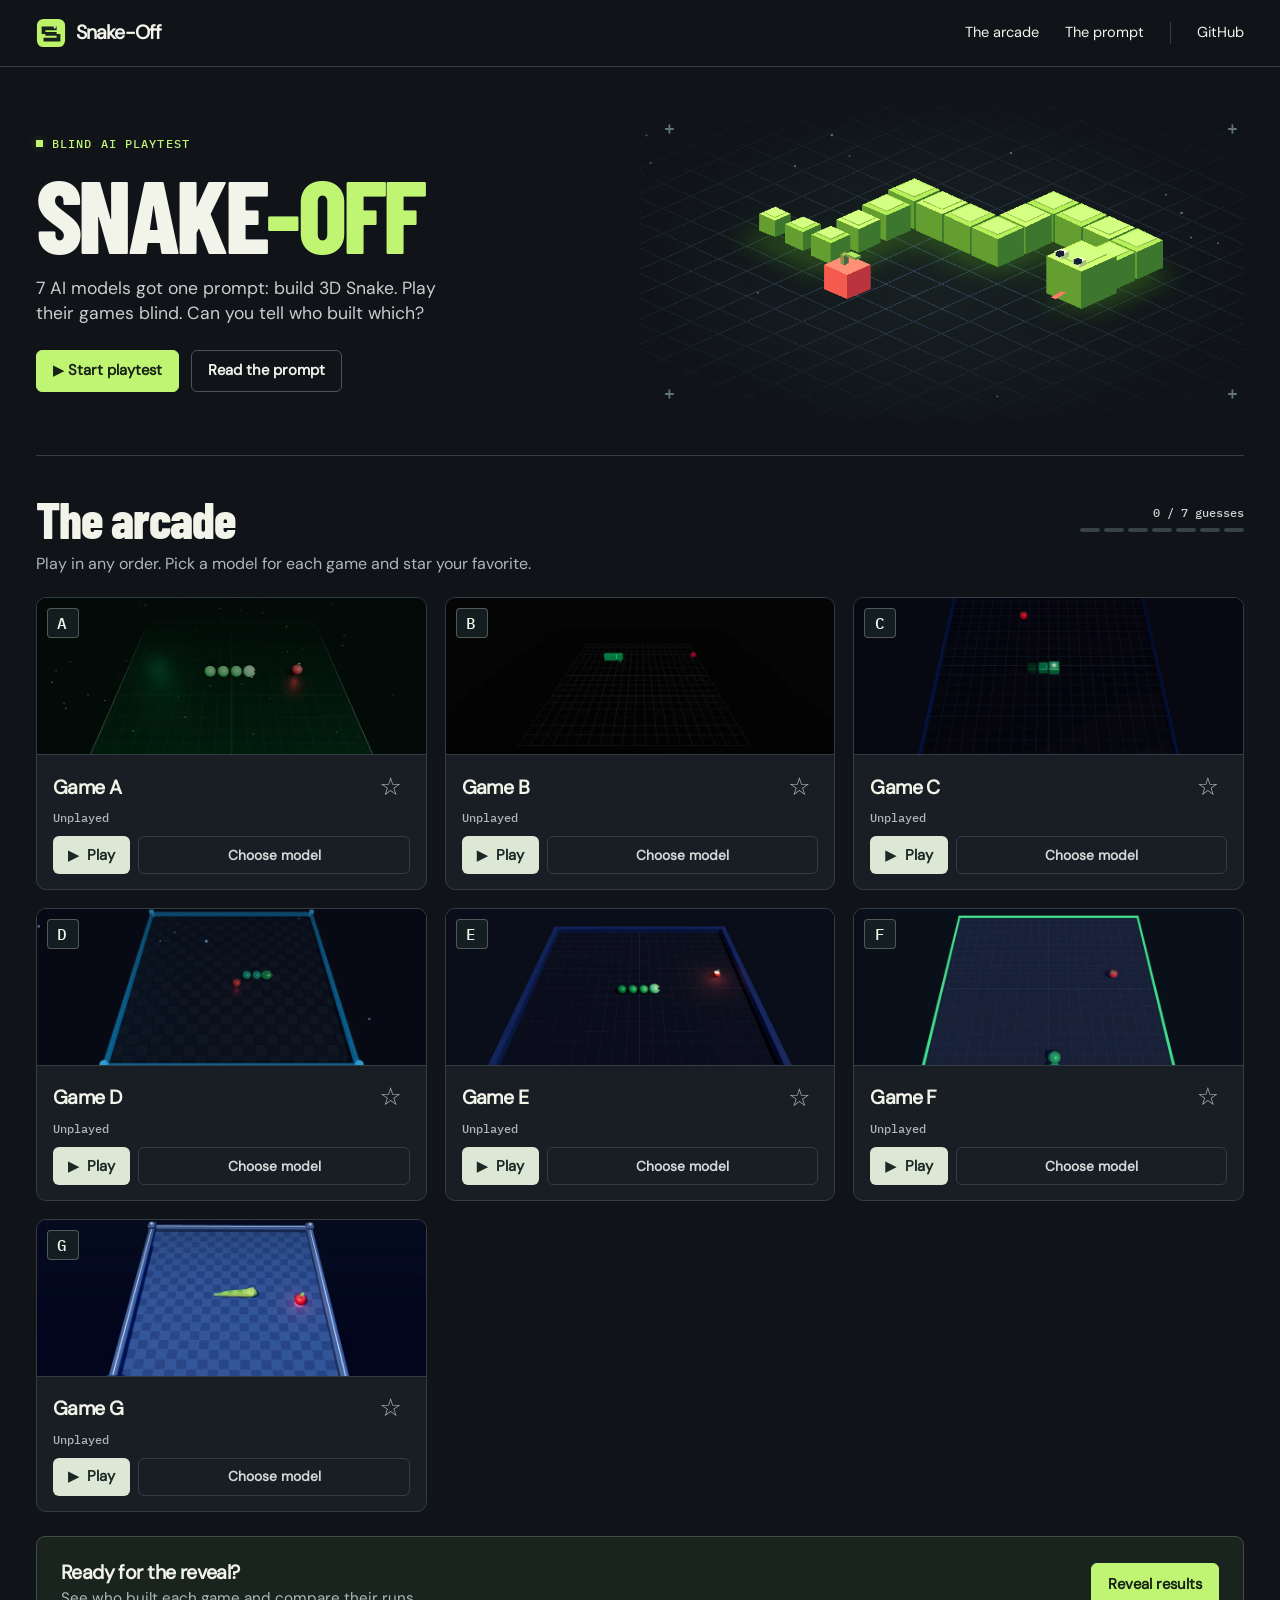
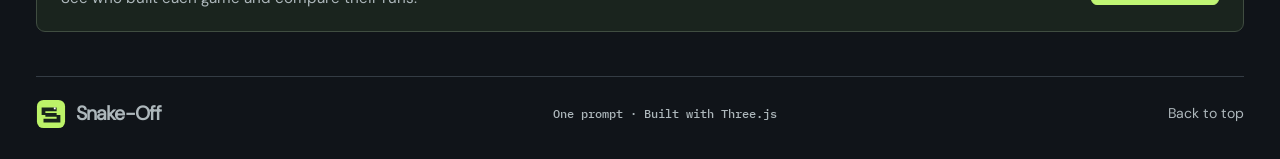
<file: index.html>
<!doctype html>
<html lang="en">
  <head>
    <meta charset="utf-8" />
    <meta name="viewport" content="width=device-width,initial-scale=1" />
    <meta name="theme-color" content="#10151b" />
    <title>Snake-Off &#8212; The blind AI arcade</title>
    <meta
      name="description"
      content="One prompt, seven anonymous Snake games. Play the games, match each one to its AI model, and reveal the results."
    />
    <link rel="icon" href="assets/mark.svg" />
    <link rel="stylesheet" href="arcade.css" />
    <script defer src="runs.js?v=shuffle-2-assets"></script>
    <script defer src="stats.js"></script>
    <script defer src="arcade.js?v=shuffle-2-assets"></script>
  </head>
  <body>
    <div id="lobby">
      <header>
        <nav class="wrap">
          <a class="brand" href="#top"
            ><img src="assets/mark.svg" alt="" />Snake-Off</a
          >
          <div class="links">
            <a href="#arcade">The arcade</a
            ><button data-prompt>The prompt</button
            ><a
              class="source"
              href="https://github.com/bmanzzs/snake-off-redesign"
              >GitHub</a
            >
          </div>
        </nav>
      </header>
      <main id="top" class="wrap">
        <section class="hero">
          <div class="intro">
            <span class="eyebrow"><i></i> BLIND AI PLAYTEST</span>
            <h1>SNAKE<span>-OFF</span></h1>
            <p id="pitch"></p>
            <div class="actions">
              <a class="btn primary" id="start" href="#play-A"
                >&#9654; &nbsp; Start playtest</a
              ><button class="btn quiet" data-prompt>Read the prompt</button>
            </div>
          </div>
          <div class="art" aria-hidden="true">
            <span class="cross tl">+</span><span class="cross tr">+</span
            ><img src="assets/arcade.webp" alt="" /><span class="cross bl"
              >+</span
            ><span class="cross br">+</span>
          </div>
        </section>
        <section id="arcade">
          <div class="sectionhead">
            <div><h2>The arcade</h2></div>
            <div class="meter">
              <span id="count"></span>
              <div id="ticks"></div>
            </div>
          </div>
          <p class="guide">
            Play in any order. Pick a model for each game and star your
            favorite.
          </p>
          <div id="games" class="cards"></div>
          <div class="revealbar">
            <div>
              <h3 id="revealTitle">Ready for the reveal?</h3>
              <p id="summary">
                See who built each game and compare their runs.
              </p>
            </div>
            <button class="btn primary" id="reveal"></button>
          </div>
        </section>
        <section id="results" hidden>
          <span class="eyebrow blue">BEHIND THE GAMES</span>
          <h2>Run comparison</h2>
          <div id="facts"></div>
          <div
            class="tablewrap"
            tabindex="0"
            role="region"
            aria-label="Scrollable run comparison"
          >
            <table id="stats"></table>
          </div>
          <details id="agents">
            <summary>Gemini’s coding and browser agents</summary>
            <div
              class="tablewrap"
              tabindex="0"
              role="region"
              aria-label="Gemini agent statistics"
            >
              <table id="agentStats"></table>
            </div>
          </details>
          <details>
            <summary>How to read the numbers</summary>
            <ul id="notes"></ul>
            <a
              class="btn quiet"
              href="https://github.com/bmanzzs/snake-off-redesign/blob/main/AUDIT.md"
              >Read the measurement audit</a
            >
          </details>
        </section>
        <footer>
          <span class="brand"
            ><img src="assets/mark.svg" alt="" />Snake-Off</span
          ><span>One prompt &#183; Built with Three.js</span
          ><a href="#top">Back to top</a>
        </footer>
      </main>
    </div>
    <section id="player" hidden aria-label="Game player">
      <div class="playerbar">
        <a class="btn" href="#arcade">Back to arcade</a
        ><strong id="playing"></strong
        ><span class="steer">Arrow keys or WASD to steer</span
        ><span class="flex"></span><button class="btn" id="pickInGame"></button
        ><a class="btn primary" id="nextGame"></a>
      </div>
      <div id="screen"></div>
      <div class="touchpad" aria-label="Touch steering">
        <button data-key="Left" aria-label="Steer left">&#9664;</button
        ><button data-key="Up" aria-label="Steer up">&#9650;</button
        ><button data-key="Down" aria-label="Steer down">&#9660;</button
        ><button data-key="Right" aria-label="Steer right">&#9654;</button>
      </div>
    </section>
    <dialog id="dialog" aria-labelledby="dTitle">
      <div class="dhead">
        <span class="eyebrow blue" id="dKicker"></span
        ><button class="close" aria-label="Close dialog">&#215;</button>
      </div>
      <h2 id="dTitle"></h2>
      <div id="dBody"></div>
    </dialog>
    <template id="prompt"
      ><p>
        Each agent could write files, run commands and inspect its game in a
        browser. The published entries include three local runs on a dual-V100
        home NAS.
      </p>
      <blockquote>
        Build a 3D Snake game in the snake folder. Use Three.js: install it with
        npm and load it from the folder, because your test browser has no
        internet. Make it look great: a 3D snake that moves smoothly and grows,
        an apple to eat, little touches like the apple spinning and bobbing and
        a burst of particles when it's eaten, a score, and a game-over screen
        with restart. Steer with the arrow keys or WASD. Plan it first, then
        build it in steps. After each step, open
        http://localhost:8000/snake/index.html in your browser, check the
        console for errors, take a screenshot and look at it, and fix anything
        that's wrong. Commit to git after each working step. When you're done,
        tell me what you built and how to play it.
      </blockquote>
      <p>Run-specific details appear after the reveal.</p></template
    >
  </body>
</html>
</file>
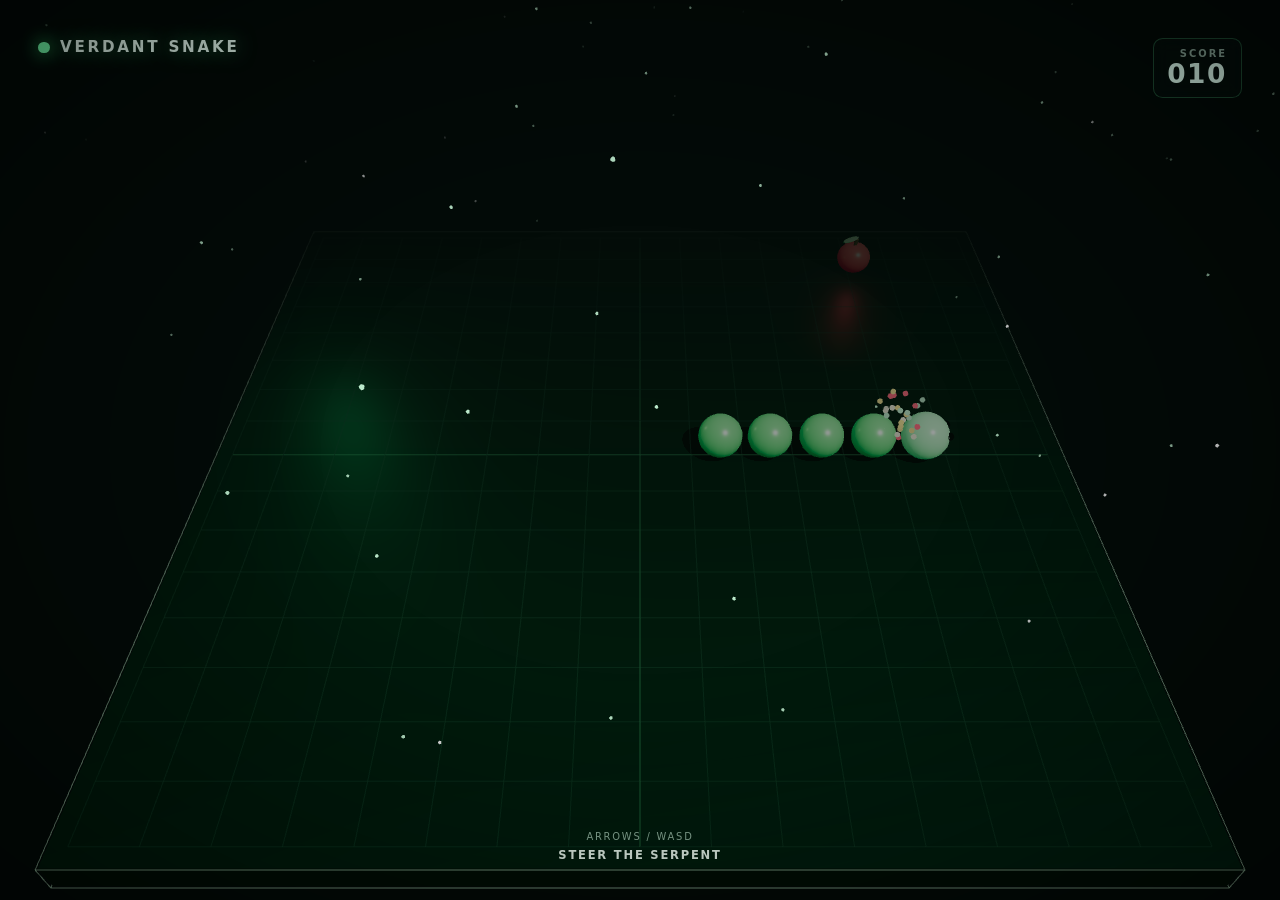
<file: round-7-shuffle-2/a/index.html>
<!doctype html>
<html lang="en">
  <head>
    <meta charset="UTF-8" />
    <meta name="viewport" content="width=device-width, initial-scale=1.0" />
    <meta name="theme-color" content="#07110e" />
    <title>Verdant Snake</title>
    <link rel="stylesheet" href="style.css" />
  </head>
  <body>
    <main id="app">
      <canvas id="game-canvas" aria-label="3D Snake game"></canvas>
      <section class="hud" aria-live="polite">
        <div class="brand"><span class="brand-dot"></span>VERDANT SNAKE</div>
        <div class="score-card"><span>SCORE</span><strong id="score">000</strong></div>
      </section>
      <section class="instructions">
        <span>ARROWS / WASD</span><b>STEER THE SERPENT</b>
      </section>
      <section id="game-over" class="game-over" aria-hidden="true">
        <div class="game-over-card">
          <span class="eyebrow">THE TRAIL WENT COLD</span>
          <h1>GAME OVER</h1>
          <p>FINAL SCORE <strong id="final-score">000</strong></p>
          <button id="restart" type="button">PLAY AGAIN <span>↻</span></button>
          <small>PRESS SPACE TO RESTART</small>
        </div>
      </section>
      <div class="vignette"></div>
    </main>
    <script type="module" src="game.js"></script>
  </body>
</html>
</file>
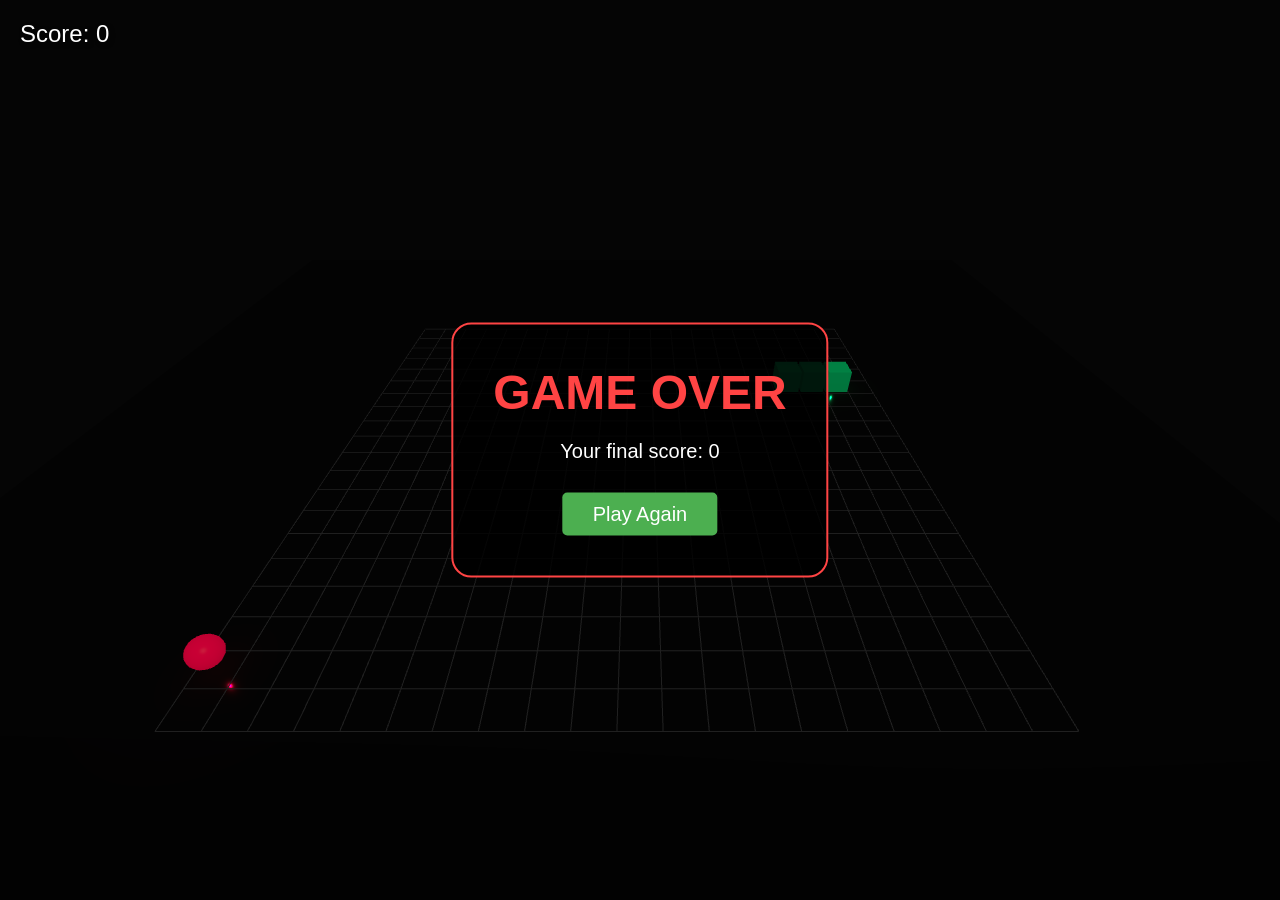
<file: round-7-shuffle-2/b/index.html>
<!DOCTYPE html>
<html lang="en">
<head>
    <meta charset="UTF-8">
    <meta name="viewport" content="width=device-width, initial-scale=1.0">
    <title>3D Snake</title>
    <style>
        body { margin: 0; overflow: hidden; background: #111; font-family: 'Segoe UI', Tahoma, Geneva, Verdana, sans-serif; }
        canvas { display: block; }
        #ui {
            position: absolute;
            top: 20px;
            left: 20px;
            color: white;
            font-size: 24px;
            pointer-events: none;
            text-shadow: 2px 2px 4px rgba(0,0,0,0.5);
        }
        #game-over {
            position: absolute;
            top: 50%;
            left: 50%;
            transform: translate(-50%, -50%);
            color: white;
            text-align: center;
            display: none;
            background: rgba(0,0,0,0.8);
            padding: 40px;
            border-radius: 20px;
            border: 2px solid #ff4444;
        }
        #game-over h1 { font-size: 48px; margin: 0 0 20px; color: #ff4444; }
        #game-over p { font-size: 20px; margin-bottom: 30px; }
        #restart-btn {
            padding: 10px 30px;
            font-size: 20px;
            cursor: pointer;
            background: #4CAF50;
            color: white;
            border: none;
            border-radius: 5px;
            transition: background 0.3s;
        }
        #restart-btn:hover { background: #45a049; }
    </style>
</head>
<body>
    <div id="ui">Score: <span id="score">0</span></div>
    <div id="game-over">
        <h1>GAME OVER</h1>
        <p>Your final score: <span id="final-score">0</span></p>
        <button id="restart-btn">Play Again</button>
    </div>
    <script type="module" src="game.js"></script>
</body>
</html>
</file>
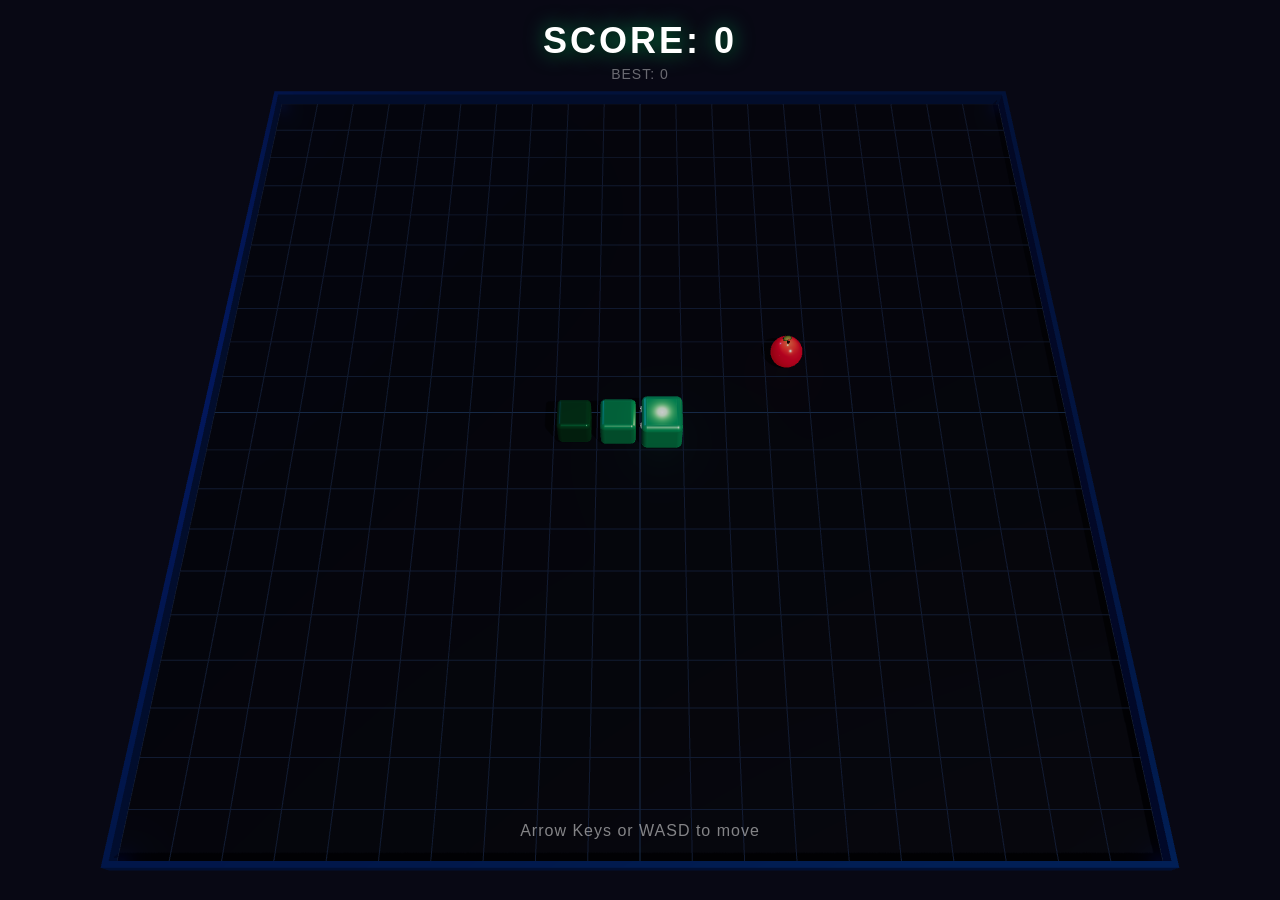
<file: round-7-shuffle-2/c/index.html>
<!DOCTYPE html>
<html lang="en">
<head>
    <meta charset="UTF-8">
    <meta name="viewport" content="width=device-width, initial-scale=1.0">
    <title>3D Snake</title>
    <style>
        * { margin: 0; padding: 0; box-sizing: border-box; }
        body { overflow: hidden; background: #0a0a1a; }
        canvas { display: block; }

        #hud {
            position: absolute;
            top: 20px;
            left: 50%;
            transform: translateX(-50%);
            color: #fff;
            font-family: 'Segoe UI', Tahoma, sans-serif;
            text-align: center;
            pointer-events: none;
            z-index: 10;
        }
        #score {
            font-size: 36px;
            font-weight: 700;
            text-shadow: 0 0 20px rgba(0, 255, 136, 0.5), 0 2px 10px rgba(0,0,0,0.8);
            letter-spacing: 3px;
            transition: transform 0.15s ease-out;
        }
        #score.bump {
            transform: scale(1.2);
        }

        #game-over {
            display: none;
            position: absolute;
            top: 0; left: 0; width: 100%; height: 100%;
            background: rgba(0, 0, 0, 0.0);
            z-index: 20;
            justify-content: center;
            align-items: center;
            flex-direction: column;
            font-family: 'Segoe UI', Tahoma, sans-serif;
            color: #fff;
            transition: background 0.6s;
        }
        #game-over.visible {
            display: flex;
            background: rgba(0, 0, 0, 0.75);
        }
        #game-over h1 {
            font-size: 64px;
            font-weight: 800;
            margin-bottom: 10px;
            text-shadow: 0 0 40px rgba(255, 50, 50, 0.6);
            color: #ff4444;
            animation: slideIn 0.4s ease-out;
        }
        #game-over .final-score {
            font-size: 28px;
            margin-bottom: 30px;
            opacity: 0.9;
            animation: slideIn 0.5s ease-out;
        }
        #game-over button {
            padding: 14px 44px;
            font-size: 20px;
            font-weight: 600;
            border: 2px solid #00ff88;
            background: transparent;
            color: #00ff88;
            border-radius: 8px;
            cursor: pointer;
            transition: all 0.2s;
            letter-spacing: 1px;
            animation: slideIn 0.6s ease-out;
        }
        #game-over button:hover {
            background: #00ff88;
            color: #0a0a1a;
            box-shadow: 0 0 25px rgba(0, 255, 136, 0.4);
        }
        @keyframes slideIn {
            from { opacity: 0; transform: translateY(20px); }
            to { opacity: 1; transform: translateY(0); }
        }

        #start-msg {
            position: absolute;
            bottom: 60px;
            left: 50%;
            transform: translateX(-50%);
            color: rgba(255,255,255,0.5);
            font-family: 'Segoe UI', Tahoma, sans-serif;
            font-size: 16px;
            pointer-events: none;
            z-index: 10;
            letter-spacing: 1px;
            animation: pulse 2s ease-in-out infinite;
        }
        @keyframes pulse {
            0%, 100% { opacity: 0.4; }
            50% { opacity: 0.8; }
        }
    </style>
</head>
<body>
    <div id="hud">
        <div id="score">SCORE: 0</div>
        <div id="high-score" style="font-family:'Segoe UI',sans-serif;font-size:14px;color:rgba(255,255,255,0.4);letter-spacing:1px;margin-top:4px;">BEST: 0</div>
    </div>
    <div id="game-over">
        <h1>GAME OVER</h1>
        <div class="final-score" id="final-score">Score: 0</div>
        <div id="new-best" style="display:none;color:#ffcc00;font-size:18px;margin-bottom:16px;font-family:'Segoe UI',sans-serif;animation:slideIn 0.5s ease-out;">NEW BEST!</div>
        <button id="restart-btn">PLAY AGAIN</button>
    </div>
    <div id="start-msg">Arrow Keys or WASD to move</div>

    <script type="importmap">
    {
        "imports": {
            "three": "./node_modules/three/build/three.module.js",
            "three/addons/": "./node_modules/three/examples/jsm/"
        }
    }
    </script>
    <script type="module">
        import * as THREE from 'three';
        import { RoundedBoxGeometry } from 'three/addons/geometries/RoundedBoxGeometry.js';

        // ── Constants ──
        const GRID = 20;
        const CELL = 1;
        const BASE_TICK = 170;
        const MIN_TICK = 90;
        const HEAD_COLOR = new THREE.Color(0x44ffaa);
        const TAIL_COLOR = new THREE.Color(0x0a7744);
        const APPLE_COLOR = new THREE.Color(0xff3344);

        // ── Renderer ──
        const renderer = new THREE.WebGLRenderer({ antialias: true });
        renderer.setSize(window.innerWidth, window.innerHeight);
        renderer.setPixelRatio(Math.min(window.devicePixelRatio, 2));
        renderer.shadowMap.enabled = true;
        renderer.shadowMap.type = THREE.PCFShadowMap;
        renderer.toneMapping = THREE.ACESFilmicToneMapping;
        renderer.toneMappingExposure = 1.2;
        document.body.appendChild(renderer.domElement);

        // ── Scene ──
        const scene = new THREE.Scene();
        scene.background = new THREE.Color(0x080814);
        scene.fog = new THREE.FogExp2(0x080814, 0.02);

        // ── Camera ──
        const camera = new THREE.PerspectiveCamera(45, window.innerWidth / window.innerHeight, 0.1, 100);
        camera.position.set(0, 22, 13);
        camera.lookAt(0, 0, 1);

        // ── Lights ──
        scene.add(new THREE.AmbientLight(0x334466, 0.7));

        const dirLight = new THREE.DirectionalLight(0xffeedd, 1.3);
        dirLight.position.set(8, 18, 10);
        dirLight.castShadow = true;
        dirLight.shadow.mapSize.set(2048, 2048);
        dirLight.shadow.camera.left = -14;
        dirLight.shadow.camera.right = 14;
        dirLight.shadow.camera.top = 14;
        dirLight.shadow.camera.bottom = -14;
        dirLight.shadow.camera.near = 1;
        dirLight.shadow.camera.far = 40;
        dirLight.shadow.bias = -0.001;
        scene.add(dirLight);

        scene.add(new THREE.DirectionalLight(0x4488ff, 0.3).translateX(-10).translateY(8).translateZ(-10));

        // ── Floor ──
        const floorGeo = new THREE.PlaneGeometry(GRID, GRID);
        const floorMat = new THREE.MeshStandardMaterial({ color: 0x0c1628, roughness: 0.75, metalness: 0.3 });
        const floor = new THREE.Mesh(floorGeo, floorMat);
        floor.rotation.x = -Math.PI / 2;
        floor.receiveShadow = true;
        scene.add(floor);

        // Grid lines
        const gridHelper = new THREE.GridHelper(GRID, GRID, 0x1a3355, 0x131f38);
        gridHelper.position.y = 0.005;
        scene.add(gridHelper);

        // Corner glow lights
        const cornerPositions = [
            [-GRID/2, 0.3, -GRID/2], [GRID/2, 0.3, -GRID/2],
            [-GRID/2, 0.3, GRID/2], [GRID/2, 0.3, GRID/2]
        ];
        for (const cp of cornerPositions) {
            const light = new THREE.PointLight(0x2255aa, 0.4, 6);
            light.position.set(...cp);
            scene.add(light);
        }

        // Border walls
        const wallMat = new THREE.MeshStandardMaterial({
            color: 0x2255aa, roughness: 0.4, metalness: 0.7,
            emissive: 0x112244, emissiveIntensity: 0.5
        });
        const wallH = 0.35;
        const wallT = 0.12;
        const wallConfigs = [
            { w: GRID + wallT * 2, h: wallH, d: wallT, x: 0, z: -(GRID / 2 + wallT / 2) },
            { w: GRID + wallT * 2, h: wallH, d: wallT, x: 0, z:  (GRID / 2 + wallT / 2) },
            { w: wallT, h: wallH, d: GRID, x: -(GRID / 2 + wallT / 2), z: 0 },
            { w: wallT, h: wallH, d: GRID, x:  (GRID / 2 + wallT / 2), z: 0 },
        ];
        for (const wc of wallConfigs) {
            const mesh = new THREE.Mesh(new THREE.BoxGeometry(wc.w, wc.h, wc.d), wallMat);
            mesh.position.set(wc.x, wc.h / 2, wc.z);
            mesh.castShadow = true;
            mesh.receiveShadow = true;
            scene.add(mesh);
        }

        // ── Helpers ──
        function g2w(gx, gz) {
            return new THREE.Vector3(
                (gx - GRID / 2 + 0.5) * CELL,
                CELL * 0.45,
                (gz - GRID / 2 + 0.5) * CELL
            );
        }

        function segColor(i, total) {
            const t = i / Math.max(total - 1, 1);
            return new THREE.Color().lerpColors(HEAD_COLOR, TAIL_COLOR, t);
        }

        function currentTickMs() {
            return Math.max(MIN_TICK, BASE_TICK - score * 0.8);
        }

        // ── Snake geometry ──
        const segGeo = new RoundedBoxGeometry(0.85, 0.85, 0.85, 3, 0.12);
        const eyeGeo = new THREE.SphereGeometry(0.08, 10, 10);
        const eyeMat = new THREE.MeshStandardMaterial({ color: 0xffffff, emissive: 0xffffff, emissiveIntensity: 0.5 });
        const pupilGeo = new THREE.SphereGeometry(0.05, 8, 8);
        const pupilMat = new THREE.MeshStandardMaterial({ color: 0x111111 });

        function createSegMesh(i, total) {
            const color = segColor(i, total);
            const mat = new THREE.MeshStandardMaterial({
                color,
                roughness: 0.2,
                metalness: 0.5,
                emissive: i === 0 ? 0x115533 : color,
                emissiveIntensity: i === 0 ? 0.4 : 0.08,
            });
            const mesh = new THREE.Mesh(segGeo, mat);
            mesh.castShadow = true;
            mesh.receiveShadow = true;

            if (i === 0) {
                // Eyes on the head
                const eyeL = new THREE.Mesh(eyeGeo, eyeMat);
                eyeL.position.set(-0.2, 0.2, -0.38);
                mesh.add(eyeL);
                const pupilL = new THREE.Mesh(pupilGeo, pupilMat);
                pupilL.position.set(0, 0, -0.04);
                eyeL.add(pupilL);

                const eyeR = new THREE.Mesh(eyeGeo, eyeMat);
                eyeR.position.set(0.2, 0.2, -0.38);
                mesh.add(eyeR);
                const pupilR = new THREE.Mesh(pupilGeo, pupilMat);
                pupilR.position.set(0, 0, -0.04);
                eyeR.add(pupilR);
            }
            return mesh;
        }

        // ── Apple ──
        const appleGeo = new THREE.SphereGeometry(0.38, 24, 24);
        const appleMat = new THREE.MeshStandardMaterial({
            color: APPLE_COLOR, roughness: 0.15, metalness: 0.3,
            emissive: 0xff1122, emissiveIntensity: 0.35,
        });

        // Apple stem
        const stemGeo = new THREE.CylinderGeometry(0.03, 0.04, 0.18, 6);
        const stemMat = new THREE.MeshStandardMaterial({ color: 0x553311, roughness: 0.8 });
        const leafGeo = new THREE.SphereGeometry(0.08, 6, 4);
        const leafMat = new THREE.MeshStandardMaterial({ color: 0x33aa33, roughness: 0.5 });

        let appleGroup, appleLight;

        function createAppleGroup() {
            const group = new THREE.Group();
            const body = new THREE.Mesh(appleGeo, appleMat);
            body.castShadow = true;
            group.add(body);

            const stem = new THREE.Mesh(stemGeo, stemMat);
            stem.position.y = 0.42;
            stem.rotation.z = 0.15;
            group.add(stem);

            const leaf = new THREE.Mesh(leafGeo, leafMat);
            leaf.position.set(0.08, 0.45, 0);
            leaf.scale.set(1, 0.5, 1.5);
            group.add(leaf);

            return group;
        }

        let apple;

        function spawnApple() {
            let ax, az;
            do {
                ax = Math.floor(Math.random() * GRID);
                az = Math.floor(Math.random() * GRID);
            } while (snake.some(s => s.x === ax && s.z === az));

            apple = { x: ax, z: az };
            const pos = g2w(ax, az);
            appleGroup.position.set(pos.x, pos.y, pos.z);
            appleLight.position.set(pos.x, pos.y + 0.5, pos.z);
            appleGroup.visible = true;
        }

        // ── Particles ──
        const MAX_PARTICLES = 80;
        const particlePositions = new Float32Array(MAX_PARTICLES * 3);
        const particleColors = new Float32Array(MAX_PARTICLES * 3);
        const particleSizes = new Float32Array(MAX_PARTICLES);
        const particleGeo = new THREE.BufferGeometry();
        particleGeo.setAttribute('position', new THREE.BufferAttribute(particlePositions, 3));
        particleGeo.setAttribute('color', new THREE.BufferAttribute(particleColors, 3));
        const particleMat = new THREE.PointsMaterial({
            size: 0.18, vertexColors: true, transparent: true,
            opacity: 1, depthWrite: false, sizeAttenuation: true
        });
        const particleSystem = new THREE.Points(particleGeo, particleMat);
        scene.add(particleSystem);

        let activeParticles = [];

        function emitParticles(worldPos, count = 25) {
            for (let i = 0; i < count; i++) {
                const angle = Math.random() * Math.PI * 2;
                const speed = 0.1 + Math.random() * 0.25;
                activeParticles.push({
                    x: worldPos.x, y: worldPos.y + 0.2, z: worldPos.z,
                    vx: Math.cos(angle) * speed,
                    vy: Math.random() * 0.3 + 0.15,
                    vz: Math.sin(angle) * speed,
                    life: 1.0,
                    r: 0.9 + Math.random() * 0.1,
                    g: 0.15 + Math.random() * 0.35,
                    b: 0.05 + Math.random() * 0.15
                });
            }
            if (activeParticles.length > MAX_PARTICLES) {
                activeParticles = activeParticles.slice(-MAX_PARTICLES);
            }
        }

        function updateParticles(dt) {
            for (let i = activeParticles.length - 1; i >= 0; i--) {
                const p = activeParticles[i];
                p.x += p.vx;
                p.y += p.vy;
                p.z += p.vz;
                p.vy -= 0.012;
                p.vx *= 0.98;
                p.vz *= 0.98;
                p.life -= dt * 1.4;
                if (p.life <= 0) activeParticles.splice(i, 1);
            }

            for (let i = 0; i < MAX_PARTICLES; i++) {
                if (i < activeParticles.length) {
                    const p = activeParticles[i];
                    particlePositions[i * 3] = p.x;
                    particlePositions[i * 3 + 1] = p.y;
                    particlePositions[i * 3 + 2] = p.z;
                    const fade = p.life * p.life;
                    particleColors[i * 3] = p.r * fade;
                    particleColors[i * 3 + 1] = p.g * fade;
                    particleColors[i * 3 + 2] = p.b * fade;
                } else {
                    particlePositions[i * 3 + 1] = -100;
                }
            }
            particleGeo.attributes.position.needsUpdate = true;
            particleGeo.attributes.color.needsUpdate = true;
        }

        // ── Score animation ──
        function bumpScore() {
            const el = document.getElementById('score');
            el.classList.add('bump');
            setTimeout(() => el.classList.remove('bump'), 150);
        }

        // ── Snake head glow ──
        const headLight = new THREE.PointLight(0x44ffaa, 0.6, 4);
        scene.add(headLight);

        // ── Game State ──
        let snake, meshes, dir, nextDir, lastTick, score, highScore = 0, gameRunning, started;

        function initGame() {
            if (meshes) meshes.forEach(m => scene.remove(m));
            if (appleGroup) scene.remove(appleGroup);
            if (appleLight) scene.remove(appleLight);

            snake = [];
            meshes = [];
            dir = { x: 1, z: 0 };
            nextDir = { x: 1, z: 0 };
            score = 0;
            gameRunning = true;
            started = false;
            lastTick = performance.now();
            activeParticles = [];

            const cx = Math.floor(GRID / 2);
            const cz = Math.floor(GRID / 2);
            for (let i = 0; i < 3; i++) {
                snake.push({ x: cx - i, z: cz, px: cx - i, pz: cz });
            }

            for (let i = 0; i < snake.length; i++) {
                const mesh = createSegMesh(i, snake.length);
                const pos = g2w(snake[i].x, snake[i].z);
                mesh.position.copy(pos);
                if (i === 0) mesh.scale.setScalar(1.1);
                scene.add(mesh);
                meshes.push(mesh);
            }

            appleGroup = createAppleGroup();
            appleGroup.visible = false;
            scene.add(appleGroup);

            appleLight = new THREE.PointLight(0xff3344, 0.7, 5);
            scene.add(appleLight);

            spawnApple();

            document.getElementById('score').textContent = 'SCORE: 0';
            document.getElementById('high-score').textContent = 'BEST: ' + highScore;
            document.getElementById('game-over').classList.remove('visible');
            document.getElementById('new-best').style.display = 'none';
            document.getElementById('start-msg').style.display = '';
        }

        function growSnake() {
            const tail = snake[snake.length - 1];
            snake.push({ x: tail.x, z: tail.z, px: tail.px, pz: tail.pz });
            const mesh = createSegMesh(snake.length - 1, snake.length);
            const pos = g2w(tail.x, tail.z);
            mesh.position.copy(pos);
            scene.add(mesh);
            meshes.push(mesh);

            for (let i = 0; i < meshes.length; i++) {
                meshes[i].material.color.copy(segColor(i, snake.length));
            }
        }

        // ── Tick ──
        let inputQueue = [];

        function tick() {
            if (!gameRunning) return;

            if (inputQueue.length > 0) {
                const queued = inputQueue.shift();
                if ((queued.x !== 0 && queued.x !== -dir.x) || (queued.z !== 0 && queued.z !== -dir.z)) {
                    nextDir = queued;
                }
            }
            dir = { ...nextDir };

            for (const s of snake) { s.px = s.x; s.pz = s.z; }

            for (let i = snake.length - 1; i > 0; i--) {
                snake[i].x = snake[i - 1].x;
                snake[i].z = snake[i - 1].z;
            }

            snake[0].x += dir.x;
            snake[0].z += dir.z;

            if (snake[0].x < 0 || snake[0].x >= GRID || snake[0].z < 0 || snake[0].z >= GRID) {
                endGame(); return;
            }
            for (let i = 1; i < snake.length; i++) {
                if (snake[0].x === snake[i].x && snake[0].z === snake[i].z) {
                    endGame(); return;
                }
            }

            if (snake[0].x === apple.x && snake[0].z === apple.z) {
                score += 10;
                document.getElementById('score').textContent = 'SCORE: ' + score;
                bumpScore();
                emitParticles(g2w(apple.x, apple.z));
                growSnake();
                spawnApple();
            }
        }

        function endGame() {
            gameRunning = false;
            document.getElementById('final-score').textContent = 'Score: ' + score;
            const isNewBest = score > highScore && score > 0;
            if (isNewBest) highScore = score;
            document.getElementById('high-score').textContent = 'BEST: ' + highScore;
            document.getElementById('new-best').style.display = isNewBest ? '' : 'none';
            document.getElementById('game-over').classList.add('visible');
        }

        // ── Input ──
        document.addEventListener('keydown', (e) => {
            if (e.key === 'Enter' && !gameRunning) {
                initGame();
                return;
            }

            if (!started && gameRunning) {
                started = true;
                lastTick = performance.now();
                document.getElementById('start-msg').style.display = 'none';
            }

            let newDir = null;
            const key = e.key;
            if (key === 'ArrowUp' || key === 'w' || key === 'W') newDir = { x: 0, z: -1 };
            else if (key === 'ArrowDown' || key === 's' || key === 'S') newDir = { x: 0, z: 1 };
            else if (key === 'ArrowLeft' || key === 'a' || key === 'A') newDir = { x: -1, z: 0 };
            else if (key === 'ArrowRight' || key === 'd' || key === 'D') newDir = { x: 1, z: 0 };

            if (newDir) {
                e.preventDefault();
                // Prevent 180 turn
                const checkDir = inputQueue.length > 0 ? inputQueue[inputQueue.length - 1] : dir;
                if (newDir.x !== -checkDir.x || newDir.z !== -checkDir.z) {
                    inputQueue.push(newDir);
                    if (inputQueue.length > 2) inputQueue.length = 2;
                    nextDir = inputQueue[0];
                }
            }
        });

        document.getElementById('restart-btn').addEventListener('click', () => initGame());

        // ── Animate ──
        const timer = new THREE.Timer();
        const tmpVec = new THREE.Vector3();

        function animate(timestamp) {
            requestAnimationFrame(animate);
            timer.update(timestamp);
            const dt = timer.getDelta();
            const now = performance.now();
            const tickMs = currentTickMs();

            if (started && gameRunning) {
                if (now - lastTick >= tickMs) {
                    tick();
                    lastTick = now;
                }
            }

            const tickProgress = started ? Math.min((now - lastTick) / tickMs, 1) : 0;
            const t = tickProgress * tickProgress * (3 - 2 * tickProgress);

            for (let i = 0; i < snake.length; i++) {
                const s = snake[i];
                const prev = g2w(s.px, s.pz);
                const target = g2w(s.x, s.z);
                meshes[i].position.lerpVectors(prev, target, t);

                // Body wave (subtle bob along the snake)
                const wave = Math.sin(now * 0.005 + i * 0.7) * 0.04;
                meshes[i].position.y += wave;

                // Scale: head is bigger, tail tapers
                if (i === 0) {
                    meshes[i].scale.setScalar(1.1);
                    const angle = Math.atan2(dir.x, -dir.z);
                    meshes[i].rotation.y = angle;
                    headLight.position.copy(meshes[i].position);
                    headLight.position.y += 0.5;
                } else {
                    const taper = 1.0 - (i / snake.length) * 0.15;
                    meshes[i].scale.setScalar(taper);
                }
            }

            // Apple animation
            if (appleGroup && appleGroup.visible) {
                appleGroup.rotation.y += dt * 1.5;
                const baseY = g2w(apple.x, apple.z).y;
                appleGroup.position.y = baseY + Math.sin(now * 0.003) * 0.18 + 0.05;
                // Pulsing glow
                appleLight.intensity = 0.5 + Math.sin(now * 0.005) * 0.2;
            }

            updateParticles(dt);
            renderer.render(scene, camera);
        }

        // ── Resize ──
        window.addEventListener('resize', () => {
            camera.aspect = window.innerWidth / window.innerHeight;
            camera.updateProjectionMatrix();
            renderer.setSize(window.innerWidth, window.innerHeight);
        });

        // ── Start ──
        initGame();
        animate();
    </script>
</body>
</html>
</file>
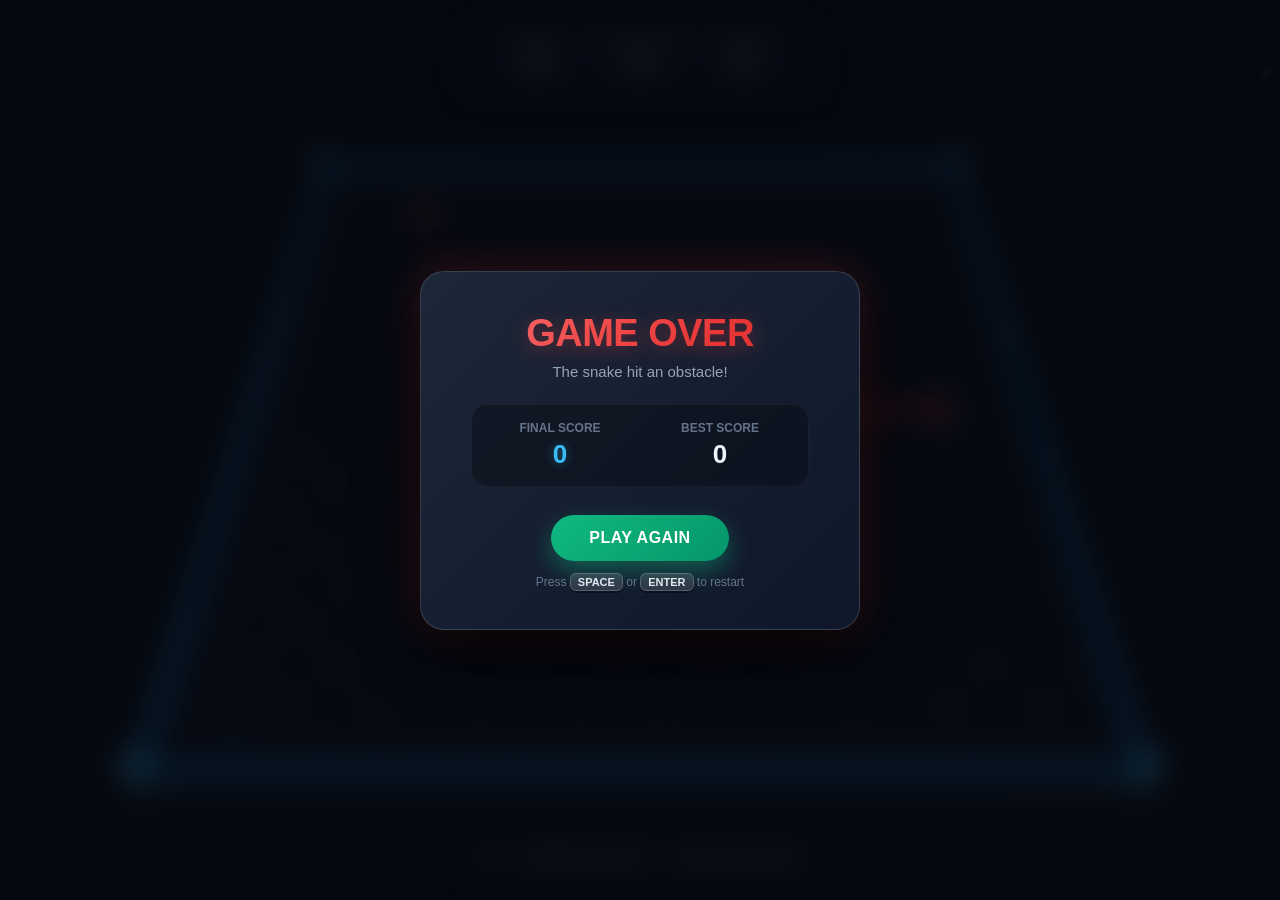
<file: round-7-shuffle-2/d/index.html>
<!DOCTYPE html>
<html lang="en">
<head>
  <meta charset="UTF-8">
  <meta name="viewport" content="width=device-width, initial-scale=1.0">
  <title>3D Snake Game</title>
  <link rel="stylesheet" href="./css/style.css">
  <script type="importmap">
  {
    "imports": {
      "three": "./node_modules/three/build/three.module.js"
    }
  }
  </script>
</head>
<body>
  <div id="game-container">
    <canvas id="three-canvas"></canvas>

    <!-- Top Score HUD -->
    <header id="hud">
      <div class="hud-item">
        <span class="hud-label">Score</span>
        <span id="score-val" class="hud-value">0</span>
      </div>
      <div class="hud-item">
        <span class="hud-label">High Score</span>
        <span id="high-score-val" class="hud-value">0</span>
      </div>
      <div class="hud-item">
        <span class="hud-label">Length</span>
        <span id="length-val" class="hud-value">3</span>
      </div>
    </header>

    <!-- Controls Tip -->
    <div id="controls-hint">
      <span>Move:</span>
      <div class="key-group">
        <span class="key-badge">W</span>
        <span class="key-badge">A</span>
        <span class="key-badge">S</span>
        <span class="key-badge">D</span>
      </div>
      <span>or</span>
      <div class="key-group">
        <span class="key-badge">▲</span>
        <span class="key-badge">◄</span>
        <span class="key-badge">▼</span>
        <span class="key-badge">►</span>
      </div>
    </div>

    <!-- Game Over Modal Overlay -->
    <div id="game-over-screen">
      <div class="modal-card">
        <h1 class="modal-title">GAME OVER</h1>
        <p class="modal-subtitle">The snake hit an obstacle!</p>
        <div class="modal-stats">
          <div class="stat-box">
            <span class="stat-title">Final Score</span>
            <span id="final-score" class="stat-number highlight">0</span>
          </div>
          <div class="stat-box">
            <span class="stat-title">Best Score</span>
            <span id="best-score" class="stat-number">0</span>
          </div>
        </div>
        <button id="restart-btn" class="restart-btn">PLAY AGAIN</button>
        <p class="restart-hint">Press <span class="key-badge">SPACE</span> or <span class="key-badge">ENTER</span> to restart</p>
      </div>
    </div>
  </div>

  <script type="module" src="./js/main.js"></script>
</body>
</html>
</file>
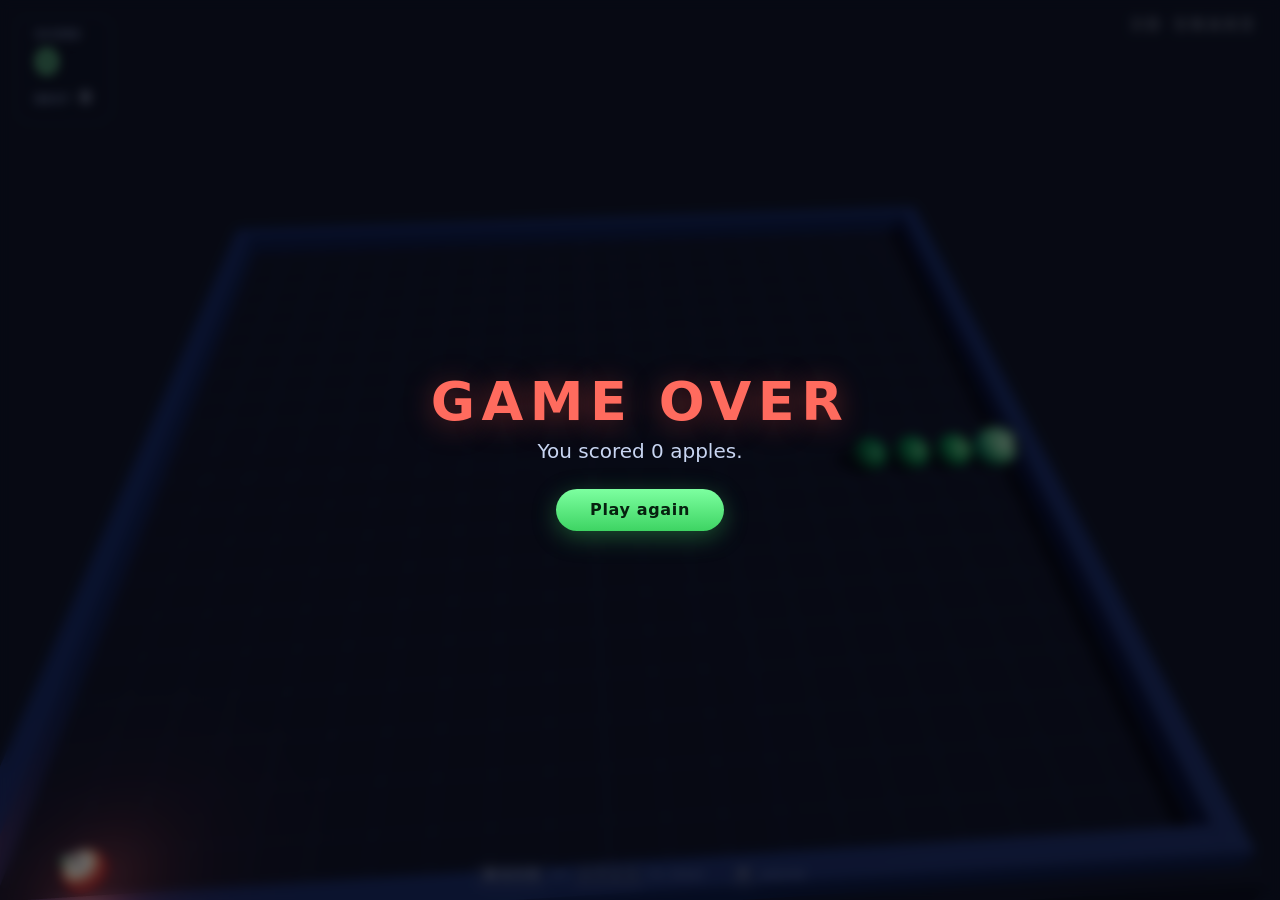
<file: round-7-shuffle-2/e/index.html>
<!DOCTYPE html>
<html lang="en">
<head>
<meta charset="utf-8">
<meta name="viewport" content="width=device-width, initial-scale=1">
<title>3D Snake</title>
<style>
  html, body { margin: 0; height: 100%; overflow: hidden; background: #0a0e1a; }
  #app { position: fixed; inset: 0; }
  #app canvas { display: block; }

  .hud {
    position: fixed; top: 16px; left: 16px; z-index: 5;
    padding: 10px 18px 12px;
    background: rgba(10, 14, 26, 0.55);
    border: 1px solid rgba(120, 150, 255, 0.18);
    border-radius: 14px;
    backdrop-filter: blur(8px);
    -webkit-backdrop-filter: blur(8px);
    color: #e8f0ff;
    font: 600 13px/1.5 system-ui, -apple-system, "Segoe UI", sans-serif;
    letter-spacing: 0.08em;
    user-select: none;
    text-shadow: 0 2px 8px rgba(0,0,0,.5);
  }
  .hud .label { color: #8fa3c8; font-size: 11px; }
  .hud #score { font-size: 34px; font-weight: 800; color: #7dffa0; line-height: 1.1; letter-spacing: 0; }
  .hud #score.pop { animation: scorepop 0.28s ease; }
  @keyframes scorepop { 40% { transform: scale(1.4); } }
  .hud #best { font-size: 15px; color: #c9d6f2; font-weight: 700; }

  .title {
    position: fixed; top: 18px; right: 22px; z-index: 5;
    color: rgba(232, 240, 255, 0.5);
    font: 800 15px/1 system-ui, sans-serif;
    letter-spacing: 0.35em;
    user-select: none;
  }

  #help {
    position: fixed; bottom: 14px; left: 0; right: 0; z-index: 5;
    text-align: center;
    color: rgba(232, 240, 255, 0.45);
    font: 500 13px/1.4 system-ui, sans-serif;
    letter-spacing: 0.05em;
    user-select: none;
    pointer-events: none;
  }
  #help kbd {
    display: inline-block; padding: 1px 7px; margin: 0 2px;
    border: 1px solid rgba(160, 180, 255, 0.35);
    border-bottom-width: 2px; border-radius: 6px;
    font: 600 11px/1.5 system-ui, sans-serif;
    color: rgba(232, 240, 255, 0.8);
    background: rgba(30, 40, 70, 0.5);
  }

  #overlay {
    position: fixed; inset: 0; z-index: 10;
    display: flex; flex-direction: column; align-items: center; justify-content: center;
    background: rgba(5, 8, 16, 0.6);
    backdrop-filter: blur(6px);
    -webkit-backdrop-filter: blur(6px);
    color: #fff; font-family: system-ui, sans-serif;
    text-align: center;
  }
  #overlay[hidden] { display: none; }
  #overlay h1 { margin: 0 0 6px; font-size: 54px; font-weight: 900; letter-spacing: 0.12em; color: #ff6b5e; text-shadow: 0 4px 30px rgba(255, 80, 60, 0.4); }
  #overlay p { margin: 0 0 26px; font-size: 20px; color: #c9d6f2; }
  #overlay button {
    padding: 13px 34px; font: 700 16px/1 system-ui, sans-serif; letter-spacing: 0.04em;
    color: #06210f; background: linear-gradient(180deg, #7dffa0, #3ed463);
    border: none; border-radius: 999px; cursor: pointer;
    box-shadow: 0 6px 24px rgba(62, 212, 99, 0.35);
    transition: transform 0.12s ease, box-shadow 0.12s ease;
  }
  #overlay button:hover { transform: translateY(-2px); box-shadow: 0 10px 30px rgba(62, 212, 99, 0.5); }
</style>
</head>
<body>
<div id="app"></div>

<div class="hud">
  <div class="label">SCORE</div>
  <div id="score">0</div>
  <div class="label" style="margin-top:6px">BEST&nbsp;&nbsp;<span id="best">0</span></div>
</div>
<div class="title">3D&nbsp;SNAKE</div>
<div id="help"><kbd>W A S D</kbd> or <kbd>&larr; &uarr; &darr; &rarr;</kbd> to steer &nbsp;&middot;&nbsp; <kbd>P</kbd> pause</div>

<div id="overlay" hidden>
  <h1>GAME OVER</h1>
  <p id="final">You scored 0</p>
  <button id="restart">Play again</button>
</div>

<script type="module" src="./game.js"></script>
</body>
</html>
</file>
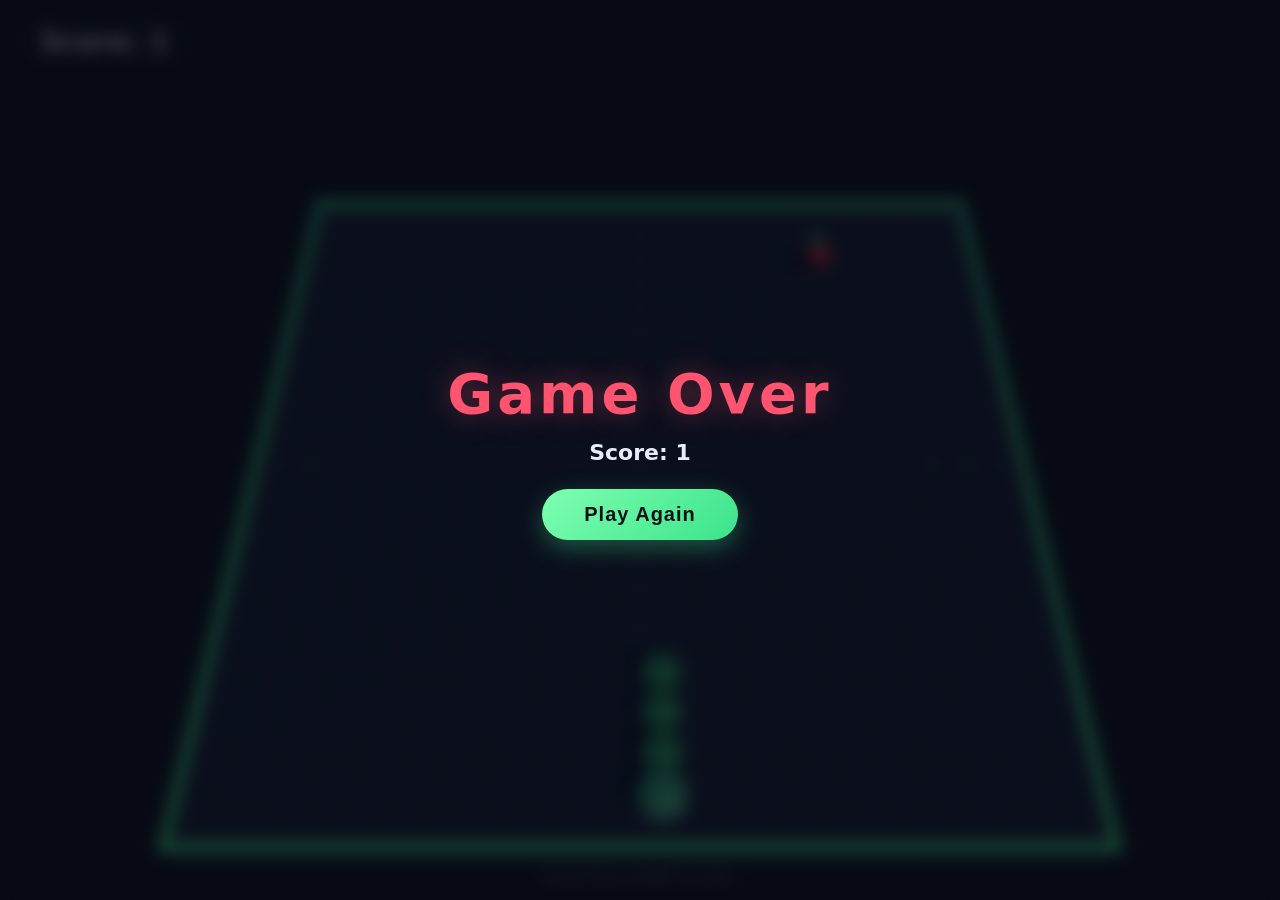
<file: round-7-shuffle-2/f/index.html>
<!DOCTYPE html>
<html lang="en">
<head>
<meta charset="UTF-8">
<meta name="viewport" content="width=device-width, initial-scale=1.0">
<title>3D Snake</title>
<link rel="stylesheet" href="style.css">
</head>
<body>
<div id="hud">
  <div id="score">Score: 0</div>
</div>
<div id="gameover" class="hidden">
  <h1>Game Over</h1>
  <p id="final-score">Score: 0</p>
  <button id="restart">Play Again</button>
</div>
<div id="hint">Arrow keys / WASD to steer</div>
<script type="module" src="main.js"></script>
</body>
</html>
</file>
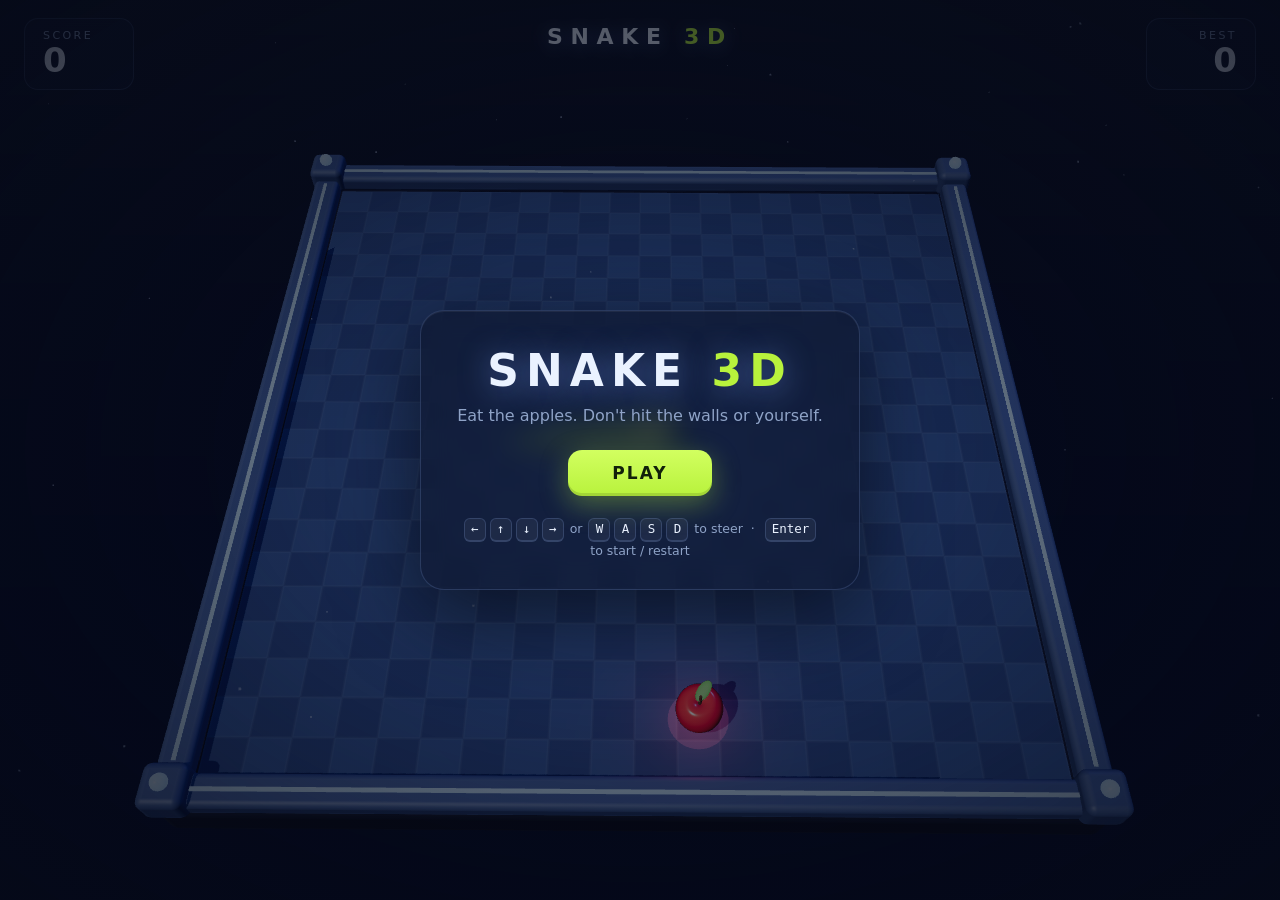
<file: round-7-shuffle-2/g/snake/index.html>
<!doctype html>
<html lang="en">
<head>
  <meta charset="utf-8">
  <meta name="viewport" content="width=device-width, initial-scale=1">
  <title>Snake 3D</title>
  <link rel="stylesheet" href="style.css">
  <!-- Three.js is installed with npm and loaded from the local node_modules folder -->
  <script type="importmap">
  {
    "imports": {
      "three": "../node_modules/three/build/three.module.js",
      "three/addons/": "../node_modules/three/examples/jsm/"
    }
  }
  </script>
</head>
<body>
  <canvas id="game"></canvas>

  <div id="hud">
    <div class="stat"><span class="label">Score</span><span id="score" class="value">0</span></div>
    <div class="title">SNAKE <b>3D</b></div>
    <div class="stat right"><span class="label">Best</span><span id="best" class="value">0</span></div>
  </div>

  <div id="overlay" class="visible">
    <div class="card">
      <h1 id="overlay-title">SNAKE <b>3D</b></h1>
      <p id="overlay-sub">Eat the apples. Don't hit the walls or yourself.</p>
      <div id="overlay-score" hidden>
        <span class="label">Final score</span><span id="final-score">0</span>
        <span id="new-best" hidden>New best!</span>
      </div>
      <button id="start-btn">Play</button>
      <p class="hint"><kbd>←</kbd><kbd>↑</kbd><kbd>↓</kbd><kbd>→</kbd> or <kbd>W</kbd><kbd>A</kbd><kbd>S</kbd><kbd>D</kbd> to steer &nbsp;·&nbsp; <kbd>Enter</kbd> to start / restart</p>
    </div>
  </div>

  <script type="module" src="main.js"></script>
</body>
</html>
</file>
<file: arcade.css>
@font-face {
  font-family: Barlow;
  src: url(assets/BarlowCondensed.ttf);
  font-weight: 800;
  font-display: swap;
}
@font-face {
  font-family: DM;
  src: url(assets/DMSans.ttf);
  font-display: swap;
}
@font-face {
  font-family: Plex;
  src: url(assets/IBMPlexMono.ttf);
  font-display: swap;
}
:root {
  color-scheme: dark;
  --bg: #101419;
  --panel: #191e24;
  --line: #343c44;
  --ink: #f2f3e9;
  --dim: #adb7bb;
  --lime: #c0f574;
  --blue: #93c7e4;
  --mono: Plex, monospace;
}
* {
  box-sizing: border-box;
}
html {
  scroll-behavior: smooth;
  scroll-padding-top: 20px;
}
body {
  margin: 0;
  background: var(--bg);
  color: var(--ink);
  font:
    1rem/1.5 DM,
    system-ui,
    sans-serif;
}
a,
button {
  color: inherit;
  font: inherit;
}
a {
  text-decoration: none;
}
button {
  cursor: pointer;
  background: none;
  border: 0;
}
button,
a {
  touch-action: manipulation;
}
button:focus-visible,
a:focus-visible,
summary:focus-visible,
:focus-visible {
  outline: 3px solid var(--blue);
  outline-offset: 3px;
}
[hidden] {
  display: none !important;
}
.wrap {
  width: min(calc(100% - 72px), 1220px);
  margin: auto;
}
header {
  border-bottom: 1px solid var(--line);
}
nav,
footer,
.links,
.brand,
.actions,
.sectionhead,
.revealbar,
.dhead,
.playerbar,
.cardline,
.cardfoot {
  display: flex;
  align-items: center;
}
nav {
  justify-content: space-between;
  height: 66px;
}
.brand {
  gap: 10px;
  font-size: 1.22rem;
  font-weight: bold;
  letter-spacing: -0.045em;
}
.brand img {
  width: 30px;
}
.links {
  gap: 26px;
  font-size: 0.91rem;
}
.links button {
  padding: 0;
}
.links :hover,
footer a:hover {
  color: var(--lime);
}
.source {
  padding-left: 26px;
  border-left: 1px solid var(--line);
}
.hero {
  position: relative;
  isolation: isolate;
  display: grid;
  grid-template-columns: 1fr 1fr;
  align-items: center;
  min-height: 360px;
  padding: 34px 0;
  border-bottom: 1px solid var(--line);
}
.intro {
  z-index: 1;
}
.eyebrow,
.chip,
.meta,
.meter,
footer > span:nth-child(2) {
  font: 500 0.77rem/1.4 var(--mono);
  letter-spacing: 0.09em;
}
.eyebrow {
  display: inline-flex;
  align-items: center;
  gap: 9px;
  color: var(--lime);
}
.eyebrow i {
  width: 7px;
  height: 7px;
  background: currentColor;
  box-shadow: 0 0 9px #adfa533b;
}
.blue {
  color: var(--blue);
}
h1,
h2,
h3,
p {
  margin: 0;
}
h1,
h2 {
  font-family: Barlow, Impact, sans-serif;
  font-weight: 800;
}
h1 {
  font-size: clamp(5rem, 8vw, 8.1rem);
  line-height: 0.96;
  letter-spacing: -0.035em;
  margin: 10px 0 13px;
}
h1 span {
  color: var(--lime);
}
.intro p {
  max-width: 440px;
  color: #c7cecc;
  font-size: 1.1rem;
  line-height: 1.45;
}
.actions {
  gap: 12px;
  margin-top: 23px;
}
.btn,
.choose {
  display: inline-flex;
  align-items: center;
  justify-content: center;
  gap: 7px;
  min-height: 42px;
  padding: 8px 16px;
  border: 1px solid var(--line);
  border-radius: 6px;
  font-weight: bold;
  font-size: 0.93rem;
  transition:
    background 0.16s,
    transform 0.16s,
    border-color 0.16s;
}
.btn:hover,
.choose:hover {
  background: #273039;
  border-color: #687780;
  transform: translateY(-1px);
}
.primary,
.primary:hover {
  background: var(--lime);
  color: #162216;
  border-color: var(--lime);
}
.primary:hover {
  background: #d6ff94;
}
.quiet {
  border-color: #4b5357;
}
.art {
  position: relative;
  width: 100%;
  height: 100%;
  min-height: 238px;
  display: grid;
  place-items: center;
  background: radial-gradient(ellipse at 50% 52%, #27383465, transparent 70%);
}
.art img {
  width: 111%;
  max-height: 320px;
  object-fit: contain;
  animation: enter 0.65s ease-out;
}
.cross {
  position: absolute;
  color: #617679;
  font: 1.1rem var(--mono);
}
.tl,
.bl {
  left: 4%;
}
.tr,
.br {
  right: 1%;
}
.tl,
.tr {
  top: 5%;
}
.bl,
.br {
  bottom: 5%;
}
#arcade,
#results {
  padding-top: 32px;
}
.sectionhead,
.revealbar,
.cardline {
  justify-content: space-between;
}
h2 {
  font-size: clamp(2.2rem, 4vw, 3.15rem);
  line-height: 1.12;
  letter-spacing: -0.02em;
}
.sectionhead h2 {
  margin-top: 3px;
}
.meter {
  color: #cad3ce;
  letter-spacing: 0;
  text-align: right;
}
#ticks {
  display: flex;
  gap: 4px;
  justify-content: flex-end;
  margin-top: 7px;
}
#ticks i {
  width: 20px;
  height: 4px;
  border-radius: 2px;
  background: #374148;
}
#ticks i.full {
  background: var(--lime);
}
.guide,
.revealbar p,
dialog p,
#notes {
  color: var(--dim);
}
.guide {
  margin: 5px 0 21px;
}
.cards {
  display: grid;
  grid-template-columns: repeat(3, minmax(0, 1fr));
  gap: 18px;
}
.card {
  min-width: 0;
  background: var(--panel);
  border: 1px solid var(--line);
  border-radius: 10px;
  overflow: hidden;
  transition: border-color 0.2s;
}
.card:focus-within,
.card:hover {
  border-color: #65726b;
}
.preview {
  display: block;
  position: relative;
  overflow: hidden;
  background: #0b1216;
  aspect-ratio: 2.48;
  border-bottom: 1px solid var(--line);
}
.preview img {
  display: block;
  width: 100%;
  height: 100%;
  object-fit: cover;
  object-position: center 52%;
  transition: transform 0.35s;
}
.preview:hover img {
  transform: scale(1.045);
}
.chip {
  position: absolute;
  top: 10px;
  left: 10px;
  display: flex;
  align-items: center;
  justify-content: center;
  width: 32px;
  height: 30px;
  border: 1px solid #86998a80;
  border-radius: 4px;
  background: #162124de;
  color: #e9f8e7;
  font-size: 1rem;
}
.info {
  padding: 13px 16px 15px;
}
.cardline h3,
.revealbar h3 {
  font-size: 1.22rem;
  letter-spacing: -0.03em;
}
.fav {
  font: 1.55rem/1 system-ui;
  width: 38px;
  height: 38px;
  color: var(--dim);
}
.fav[aria-pressed="true"] {
  color: var(--lime);
}
.cardfoot {
  gap: 8px;
  margin-top: 10px;
}
.cardfoot .btn {
  min-height: 38px;
  padding: 6px 15px;
  background: #dce7d6;
  color: #1a2924;
  border: 0;
}
.choose {
  flex: 1;
  min-width: 0;
  font-size: 0.86rem;
  min-height: 38px;
  padding: 6px 8px;
  color: #d1d8d6;
}
.meta {
  font-size: 0.76rem;
  color: var(--dim);
  letter-spacing: 0;
  margin-top: 3px;
}
.verdict {
  color: var(--lime);
}
.revealbar {
  margin: 24px 0;
  gap: 16px;
  padding: 21px 24px;
  border: 1px solid #404d41;
  background: #1a241e;
  border-radius: 9px;
}
.revealbar p {
  font-size: 0.95rem;
}
.tablewrap {
  overflow: auto;
  margin: 18px 0;
  border: 1px solid var(--line);
  border-radius: 8px;
}
table {
  border-collapse: separate;
  border-spacing: 0;
  width: 100%;
  font-variant-numeric: tabular-nums;
  font-size: 0.92rem;
}
td,
th {
  padding: 10px 13px;
  text-align: right;
  border-bottom: 1px solid #30373b;
}
th {
  background: #252e32;
}
th small {
  display: block;
  font-weight: normal;
  color: var(--dim);
}
td:first-child,
th:first-child {
  position: sticky;
  left: 0;
  background: #1d252a;
  text-align: left;
  min-width: 135px;
}
td {
  min-width: 118px;
}
.best {
  color: var(--lime);
  font-weight: bold;
}
#facts {
  margin-top: 14px;
  color: #d2dace;
}
summary {
  cursor: pointer;
  color: var(--blue);
}
#notes li {
  margin: 9px 0;
}
footer {
  justify-content: space-between;
  gap: 12px;
  margin-top: 44px;
  padding: 22px 0 30px;
  border-top: 1px solid var(--line);
  color: var(--dim);
  font-size: 0.88rem;
}
footer > span:nth-child(2) {
  letter-spacing: 0;
}
.brand img {
  image-rendering: pixelated;
}
dialog {
  color: var(--ink);
  background: #1c2329;
  border: 1px solid #596368;
  border-radius: 12px;
  padding: 22px 26px 26px;
  width: min(490px, 92vw);
  max-height: 85dvh;
  box-shadow: 0 20px 100px #0009;
}
dialog[open] {
  animation: enter 0.18s ease-out;
}
dialog::backdrop {
  background: #080d13bd;
  backdrop-filter: blur(5px);
}
.dhead {
  justify-content: space-between;
}
.close {
  font-size: 1.7rem;
  line-height: 1;
  width: 38px;
  height: 38px;
}
dialog h2 {
  margin: 4px 0 13px;
  font-size: 2.5rem;
}
dialog p {
  margin: 8px 0 14px;
}
blockquote {
  margin: 16px 0;
  border-left: 3px solid var(--lime);
  padding-left: 15px;
}
.option {
  width: 100%;
  display: flex;
  justify-content: space-between;
  gap: 12px;
  align-items: center;
  text-align: left;
  padding: 12px;
  margin: 3px 0;
  background: #151b20;
  border: 1px solid var(--line);
  border-radius: 5px;
}
.option:hover,
.option[aria-pressed="true"] {
  border-color: var(--lime);
}
.option small {
  color: var(--blue);
  text-align: right;
  flex-shrink: 0;
}
.clear {
  margin-top: 10px;
  color: var(--dim);
  text-decoration: underline;
}
#player {
  height: 100dvh;
  display: flex;
  flex-direction: column;
  background: #0a1017;
}
.playerbar {
  gap: 12px;
  padding: 9px 14px;
  border-bottom: 1px solid var(--line);
  background: var(--bg);
}
.flex {
  flex: 1;
}
#screen {
  flex: 1;
  min-height: 0;
}
iframe {
  border: 0;
  width: 100%;
  height: 100%;
  display: block;
}
@keyframes enter {
  from {
    opacity: 0;
    transform: translateY(5px);
  }
  to {
    opacity: 1;
    transform: none;
  }
}
@media (max-width: 860px) {
  .wrap {
    width: calc(100% - 40px);
  }
  .hero {
    min-height: 320px;
  }
  .cards {
    grid-template-columns: repeat(2, minmax(0, 1fr));
  }
}
@media (max-width: 600px) {
  .wrap {
    width: calc(100% - 32px);
  }
  nav {
    height: 56px;
  }
  .links {
    gap: 15px;
  }
  .links > a:first-child {
    display: none;
  }
  .source {
    padding-left: 13px;
  }
  .hero {
    display: flex;
    flex-direction: column;
    align-items: stretch;
    padding: 24px 0 12px;
  }
  .art {
    min-height: 0;
    height: 139px;
    margin-top: 8px;
  }
  .art img {
    width: 100%;
    height: 166px;
  }
  .intro p {
    max-width: 360px;
  }
  .actions {
    margin-top: 16px;
  }
  .cards {
    grid-template-columns: 1fr;
  }
  .guide {
    font-size: 0.94rem;
  }
  .revealbar {
    align-items: flex-start;
    flex-direction: column;
  }
  .playerbar {
    flex-wrap: wrap;
    gap: 6px;
  }
  .playerbar .btn {
    padding: 7px 9px;
    font-size: 0.82rem;
  }
  .playerbar .flex {
    display: none;
  }
  .playerbar strong {
    margin-right: auto;
  }
  .meter {
    font-size: 0.75rem;
  }
  #ticks i {
    width: 14px;
  }
  footer > span:nth-child(2) {
    display: none;
  }
  dialog {
    padding: 15px;
  }
  .preview {
    aspect-ratio: 2.7;
  }
}
@media (prefers-reduced-motion: reduce) {
  *,
  *::before,
  *::after {
    scroll-behavior: auto !important;
    animation: none !important;
    transition: none !important;
  }
}
.steer {
  color: var(--dim);
  font-size: 0.88rem;
}
.touchpad {
  display: none;
}
.art {
  overflow: hidden;
}
.art img {
  transform: scale(1.16);
}
@media (max-width: 860px) {
  .steer {
    display: none;
  }
}
@media (pointer: coarse) {
  .touchpad {
    display: flex;
    justify-content: center;
    gap: 9px;
    padding: 7px 8px max(7px, env(safe-area-inset-bottom));
    border-top: 1px solid var(--line);
  }
  .touchpad button {
    min-width: 54px;
    min-height: 44px;
    border-radius: 6px;
    background: var(--panel);
    color: var(--lime);
    border: 1px solid var(--line);
  }
}
</file>
<file: round-7-shuffle-2/a/style.css>
:root { color-scheme: dark; font-family: Inter, ui-sans-serif, system-ui, sans-serif; }
* { box-sizing: border-box; }
body { margin: 0; min-width: 320px; overflow: hidden; background: #020806; }
#app, #game-canvas { width: 100vw; height: 100vh; display: block; }
#game-canvas { position: fixed; inset: 0; }
.hud { position: fixed; inset: 0 0 auto; padding: clamp(1rem, 3vw, 2.75rem); display: flex; justify-content: space-between; align-items: flex-start; pointer-events: none; }
.brand { letter-spacing: .18em; font-weight: 800; font-size: clamp(.72rem, 1.2vw, .95rem); color: #e9fff4; text-shadow: 0 0 20px #5fff9b88; display: flex; gap: .65rem; align-items: center; }
.brand-dot { width: .7rem; height: .7rem; border-radius: 50%; background: #75ffad; box-shadow: 0 0 18px #38ff80; }
.score-card { text-align: right; min-width: 5rem; padding: .55rem .85rem; border: 1px solid #65f7a144; background: #07140f88; backdrop-filter: blur(8px); border-radius: .6rem; }
.score-card span { display:block; font-size: .62rem; letter-spacing:.2em; color:#8ba99a; font-weight:800; }
.score-card strong { display:block; font-size: 1.65rem; line-height:1.1; letter-spacing:.06em; color:#dffff0; }
.instructions { position: fixed; bottom: clamp(1rem, 3vw, 2.75rem); left: 50%; transform: translateX(-50%); color:#93b7a2; text-align:center; font-size:.62rem; letter-spacing:.18em; display:grid; gap:.35rem; white-space:nowrap; pointer-events:none; }
.instructions b { color:#effff4; font-size:.72rem; }
.vignette { pointer-events:none; position:fixed; inset:0; background:radial-gradient(ellipse at center, transparent 35%, rgba(0,0,0,.5) 100%); }
.game-over { position:fixed; inset:0; display:grid; place-items:center; background:rgba(1,8,5,.54); backdrop-filter:blur(9px); opacity:0; visibility:hidden; transition:opacity .28s ease, visibility .28s; }
.game-over.is-visible { opacity:1; visibility:visible; }
.game-over-card { width:min(92vw, 27rem); padding:2.5rem 2rem 2rem; text-align:center; border:1px solid #72ffad77; background:linear-gradient(145deg,#0b2418ee,#06110ce9); box-shadow:0 0 70px #1df37b2b, inset 0 0 42px #4cff9520; border-radius:1rem; }
.eyebrow,.game-over small { display:block; font-size:.62rem; letter-spacing:.19em; color:#8eae9b; font-weight:800; }
.game-over h1 { margin:.45rem 0 .6rem; color:#e9fff3; letter-spacing:.08em; font-size:clamp(2rem,6vw,3.5rem); line-height:.95; text-shadow:0 0 22px #54ff9c88; }
.game-over p { margin:0 0 1.5rem; font-size:.7rem; letter-spacing:.14em; color:#9db8a8; }.game-over p strong { color:#fff; font-size:1.1rem; margin-left:.3rem; }
#restart { border:1px solid #86ffb6; border-radius:.5rem; background:#75ffad; color:#062313; cursor:pointer; font:800 .75rem/1 Inter, sans-serif; letter-spacing:.14em; padding:.95rem 1.25rem; box-shadow:0 0 24px #44ff967d; transition:transform .15s, box-shadow .15s; }
#restart:hover,#restart:focus-visible { transform:translateY(-2px); box-shadow:0 0 34px #44ff96; outline:none; } #restart span { font-size:1.1rem; margin-left:.35rem; }
.game-over small { margin-top:1.25rem; color:#62836e; }
@media (max-width: 500px) { .hud { padding: 1rem; } .instructions { font-size:.52rem; } }
</file>
<file: round-7-shuffle-2/d/css/style.css>
* {
  margin: 0;
  padding: 0;
  box-sizing: border-box;
  user-select: none;
}

body, html {
  width: 100%;
  height: 100%;
  overflow: hidden;
  background-color: #080a12;
  font-family: 'Segoe UI', -apple-system, BlinkMacSystemFont, Roboto, sans-serif;
  color: #f0f4f8;
}

#game-container {
  position: relative;
  width: 100vw;
  height: 100vh;
  display: flex;
  align-items: center;
  justify-content: center;
}

#three-canvas {
  position: absolute;
  top: 0;
  left: 0;
  width: 100%;
  height: 100%;
  outline: none;
}

/* Glassmorphism HUD Overlay */
#hud {
  position: absolute;
  top: 24px;
  left: 50%;
  transform: translateX(-50%);
  display: flex;
  gap: 20px;
  background: rgba(15, 23, 42, 0.65);
  backdrop-filter: blur(16px);
  -webkit-backdrop-filter: blur(16px);
  padding: 12px 30px;
  border-radius: 20px;
  border: 1px solid rgba(255, 255, 255, 0.12);
  box-shadow: 0 10px 30px rgba(0, 0, 0, 0.5), inset 0 1px 0 rgba(255, 255, 255, 0.1);
  z-index: 10;
  pointer-events: none;
}

.hud-item {
  display: flex;
  flex-direction: column;
  align-items: center;
  min-width: 80px;
}

.hud-label {
  font-size: 11px;
  text-transform: uppercase;
  letter-spacing: 1.5px;
  color: #94a3b8;
  font-weight: 600;
  margin-bottom: 2px;
}

.hud-value {
  font-size: 24px;
  font-weight: 800;
  font-variant-numeric: tabular-nums;
  color: #ffffff;
  text-shadow: 0 0 12px rgba(56, 189, 248, 0.5);
  transition: transform 0.15s ease-out;
}

.hud-value.bump {
  transform: scale(1.3);
  color: #4ade80;
}

/* Controls Pill Overlay */
#controls-hint {
  position: absolute;
  bottom: 24px;
  left: 50%;
  transform: translateX(-50%);
  background: rgba(15, 23, 42, 0.6);
  backdrop-filter: blur(12px);
  padding: 8px 24px;
  border-radius: 999px;
  border: 1px solid rgba(255, 255, 255, 0.08);
  font-size: 13px;
  color: #94a3b8;
  display: flex;
  align-items: center;
  gap: 12px;
  z-index: 10;
  pointer-events: none;
  box-shadow: 0 8px 20px rgba(0, 0, 0, 0.3);
  white-space: nowrap;
}

#controls-hint .key-group {
  display: inline-flex;
  gap: 4px;
}

.key-badge {
  background: rgba(255, 255, 255, 0.12);
  border: 1px solid rgba(255, 255, 255, 0.2);
  border-radius: 6px;
  padding: 2px 7px;
  font-size: 11px;
  font-weight: 700;
  color: #e2e8f0;
  box-shadow: 0 2px 0 rgba(0, 0, 0, 0.4);
}

/* Game Over Modal Screen */
#game-over-screen {
  position: absolute;
  inset: 0;
  display: flex;
  align-items: center;
  justify-content: center;
  background: rgba(5, 8, 16, 0.8);
  backdrop-filter: blur(14px);
  z-index: 100;
  opacity: 0;
  pointer-events: none;
  transition: opacity 0.35s ease;
}

#game-over-screen.active {
  opacity: 1;
  pointer-events: auto;
}

.modal-card {
  background: linear-gradient(135deg, rgba(30, 41, 59, 0.95), rgba(15, 23, 42, 0.98));
  border: 1px solid rgba(255, 255, 255, 0.15);
  border-radius: 24px;
  padding: 40px 50px;
  text-align: center;
  max-width: 440px;
  width: 90%;
  box-shadow: 0 25px 60px rgba(0, 0, 0, 0.8), 0 0 40px rgba(239, 68, 68, 0.25);
  transform: translateY(20px) scale(0.96);
  transition: transform 0.35s cubic-bezier(0.175, 0.885, 0.32, 1.275);
}

#game-over-screen.active .modal-card {
  transform: translateY(0) scale(1);
}

.modal-title {
  font-size: 38px;
  font-weight: 900;
  letter-spacing: -0.5px;
  margin-bottom: 8px;
  background: linear-gradient(135deg, #f87171, #ef4444, #dc2626);
  -webkit-background-clip: text;
  -webkit-text-fill-color: transparent;
  text-shadow: 0 4px 20px rgba(239, 68, 68, 0.4);
}

.modal-subtitle {
  font-size: 15px;
  color: #94a3b8;
  margin-bottom: 24px;
}

.modal-stats {
  display: grid;
  grid-template-columns: 1fr 1fr;
  gap: 16px;
  margin-bottom: 28px;
  background: rgba(0, 0, 0, 0.3);
  padding: 16px;
  border-radius: 16px;
  border: 1px solid rgba(255, 255, 255, 0.05);
}

.stat-box {
  display: flex;
  flex-direction: column;
}

.stat-title {
  font-size: 12px;
  color: #64748b;
  text-transform: uppercase;
  font-weight: 600;
  margin-bottom: 4px;
}

.stat-number {
  font-size: 26px;
  font-weight: 800;
  color: #f1f5f9;
}

.stat-number.highlight {
  color: #38bdf8;
  text-shadow: 0 0 10px rgba(56, 189, 248, 0.4);
}

.restart-btn {
  background: linear-gradient(135deg, #10b981, #059669);
  color: white;
  border: none;
  font-size: 16px;
  font-weight: 700;
  letter-spacing: 0.5px;
  padding: 14px 38px;
  border-radius: 999px;
  cursor: pointer;
  box-shadow: 0 10px 25px rgba(16, 185, 129, 0.4);
  transition: all 0.2s ease;
  outline: none;
}

.restart-btn:hover {
  transform: translateY(-2px);
  box-shadow: 0 14px 30px rgba(16, 185, 129, 0.55);
  background: linear-gradient(135deg, #34d399, #10b981);
}

.restart-btn:active {
  transform: translateY(1px);
}

.restart-hint {
  margin-top: 14px;
  font-size: 12px;
  color: #64748b;
}
</file>
<file: round-7-shuffle-2/f/style.css>
:root { color-scheme: dark; }
* { margin: 0; padding: 0; box-sizing: border-box; }
html, body { width: 100%; height: 100%; overflow: hidden; background: #0b0f1a; font-family: 'Segoe UI', system-ui, sans-serif; }
canvas { display: block; }
#hud { position: fixed; top: 18px; left: 22px; z-index: 10; pointer-events: none; }
#score {
  color: #e8ecf8; font-size: 26px; font-weight: 700; letter-spacing: 1px;
  text-shadow: 0 2px 8px rgba(0,0,0,0.6);
  background: rgba(16,22,40,0.55); padding: 8px 18px; border-radius: 999px;
  border: 1px solid rgba(255,255,255,0.12); backdrop-filter: blur(6px);
}
#hint {
  position: fixed; bottom: 16px; left: 50%; transform: translateX(-50%);
  color: rgba(232,236,248,0.55); font-size: 13px; letter-spacing: 0.5px; z-index: 10;
}
#gameover {
  position: fixed; inset: 0; z-index: 20; display: flex; flex-direction: column;
  align-items: center; justify-content: center; gap: 14px;
  background: rgba(6,9,18,0.72); backdrop-filter: blur(8px);
}
#gameover.hidden { display: none; }
#gameover h1 { font-size: 56px; letter-spacing: 4px; color: #ff5470; text-shadow: 0 0 30px rgba(255,84,112,0.4); }
#gameover p { color: #e8ecf8; font-size: 22px; font-weight: 600; }
#restart {
  margin-top: 10px; padding: 14px 42px; font-size: 20px; font-weight: 700;
  color: #0b0f1a; background: linear-gradient(135deg, #7dffb0, #3ce38b);
  border: none; border-radius: 999px; cursor: pointer; letter-spacing: 1px;
  box-shadow: 0 8px 24px rgba(60,227,139,0.35); transition: transform 0.15s ease;
}
#restart:hover { transform: scale(1.06); }
</file>
<file: round-7-shuffle-2/g/snake/style.css>
:root {
  --bg: #0a0f1f;
  --ink: #eaf2ff;
  --muted: #8fa3c7;
  --lime: #b8f23c;
  --apple: #ff4d5e;
  --glass: rgba(14, 22, 44, 0.62);
  --edge: rgba(150, 180, 255, 0.18);
}

* { box-sizing: border-box; }

html, body {
  margin: 0;
  height: 100%;
  background: var(--bg);
  color: var(--ink);
  font-family: "Segoe UI", system-ui, -apple-system, Roboto, Helvetica, Arial, sans-serif;
  overflow: hidden;
  user-select: none;
}

#game {
  position: fixed;
  inset: 0;
  width: 100%;
  height: 100%;
  display: block;
}

/* ---------- HUD ---------- */
#hud {
  position: fixed;
  top: 0; left: 0; right: 0;
  display: flex;
  justify-content: space-between;
  align-items: flex-start;
  padding: 18px 24px;
  pointer-events: none;
}

.stat {
  display: flex;
  flex-direction: column;
  min-width: 110px;
  padding: 10px 18px;
  background: var(--glass);
  border: 1px solid var(--edge);
  border-radius: 14px;
  backdrop-filter: blur(8px);
}
.stat.right { align-items: flex-end; }
.stat .label {
  font-size: 11px;
  letter-spacing: 0.22em;
  text-transform: uppercase;
  color: var(--muted);
}
.stat .value {
  font-size: 34px;
  font-weight: 800;
  line-height: 1.1;
  font-variant-numeric: tabular-nums;
}
#score.pop { animation: pop 0.35s ease-out; }
@keyframes pop {
  0% { transform: scale(1); color: var(--ink); }
  35% { transform: scale(1.35); color: var(--lime); }
  100% { transform: scale(1); color: var(--ink); }
}

.title {
  margin-top: 6px;
  font-size: 22px;
  font-weight: 800;
  letter-spacing: 0.35em;
  color: var(--ink);
  text-shadow: 0 2px 18px rgba(120, 160, 255, 0.45);
}
.title b, #overlay h1 b { color: var(--lime); }

/* ---------- Overlay ---------- */
#overlay {
  position: fixed;
  inset: 0;
  display: flex;
  align-items: center;
  justify-content: center;
  background: radial-gradient(ellipse at center, rgba(6, 10, 24, 0.35), rgba(6, 10, 24, 0.82));
  opacity: 0;
  pointer-events: none;
  transition: opacity 0.35s ease;
}
#overlay.visible { opacity: 1; pointer-events: auto; }

.card {
  width: min(440px, 88vw);
  padding: 34px 36px 28px;
  text-align: center;
  background: var(--glass);
  border: 1px solid var(--edge);
  border-radius: 24px;
  backdrop-filter: blur(14px);
  box-shadow: 0 24px 80px rgba(0, 0, 0, 0.55), inset 0 1px 0 rgba(255, 255, 255, 0.06);
  transform: translateY(14px) scale(0.97);
  transition: transform 0.35s ease;
}
#overlay.visible .card { transform: none; }

#overlay h1 {
  margin: 0 0 8px;
  font-size: 44px;
  letter-spacing: 0.16em;
  font-weight: 900;
  text-shadow: 0 4px 30px rgba(120, 160, 255, 0.5);
}
#overlay h1.over { color: var(--apple); text-shadow: 0 4px 30px rgba(255, 77, 94, 0.5); }
#overlay p { margin: 0 0 22px; color: var(--muted); line-height: 1.5; }

#overlay-score {
  display: flex;
  flex-direction: column;
  align-items: center;
  margin-bottom: 22px;
}
#overlay-score[hidden], #new-best[hidden] { display: none; }
#overlay-score .label { font-size: 11px; letter-spacing: 0.22em; text-transform: uppercase; color: var(--muted); }
#final-score { font-size: 64px; font-weight: 900; line-height: 1.05; }
#new-best {
  margin-top: 6px;
  padding: 3px 12px;
  border-radius: 99px;
  background: var(--lime);
  color: #11210a;
  font-size: 12px;
  font-weight: 800;
  letter-spacing: 0.14em;
  text-transform: uppercase;
  animation: pulse 1s ease-in-out infinite;
}
@keyframes pulse { 50% { transform: scale(1.08); } }

button {
  font: inherit;
  font-size: 17px;
  font-weight: 800;
  letter-spacing: 0.12em;
  text-transform: uppercase;
  padding: 13px 44px;
  border: 0;
  border-radius: 14px;
  background: linear-gradient(180deg, #d2ff60, var(--lime));
  color: #11210a;
  cursor: pointer;
  box-shadow: 0 8px 28px rgba(184, 242, 60, 0.35), inset 0 -3px 0 rgba(0, 0, 0, 0.12);
  transition: transform 0.12s ease, box-shadow 0.12s ease;
}
button:hover { transform: translateY(-2px); box-shadow: 0 12px 34px rgba(184, 242, 60, 0.5), inset 0 -3px 0 rgba(0, 0, 0, 0.12); }
button:active { transform: translateY(1px); }

.hint { margin: 22px 0 0 !important; font-size: 12.5px; }
kbd {
  display: inline-block;
  min-width: 22px;
  padding: 1px 6px;
  margin: 0 2px;
  border: 1px solid var(--edge);
  border-bottom-width: 2px;
  border-radius: 6px;
  background: rgba(255, 255, 255, 0.05);
  font: 600 12px/1.6 inherit;
  color: var(--ink);
}

@media (max-width: 640px) {
  .title { display: none; }
  .stat .value { font-size: 26px; }
}

/* ---------- floating "+10" ---------- */
.float {
  position: absolute;
  transform: translate(-50%, -50%);
  font-size: 30px;
  font-weight: 900;
  color: var(--lime);
  text-shadow: 0 2px 0 rgba(0, 0, 0, 0.35), 0 0 18px rgba(184, 242, 60, 0.8);
  animation: floatUp 0.95s cubic-bezier(0.2, 0.7, 0.3, 1) forwards;
}
@keyframes floatUp {
  0% { opacity: 0; transform: translate(-50%, -20%) scale(0.5); }
  18% { opacity: 1; transform: translate(-50%, -80%) scale(1.25); }
  100% { opacity: 0; transform: translate(-50%, -260%) scale(1); }
}
</file>
